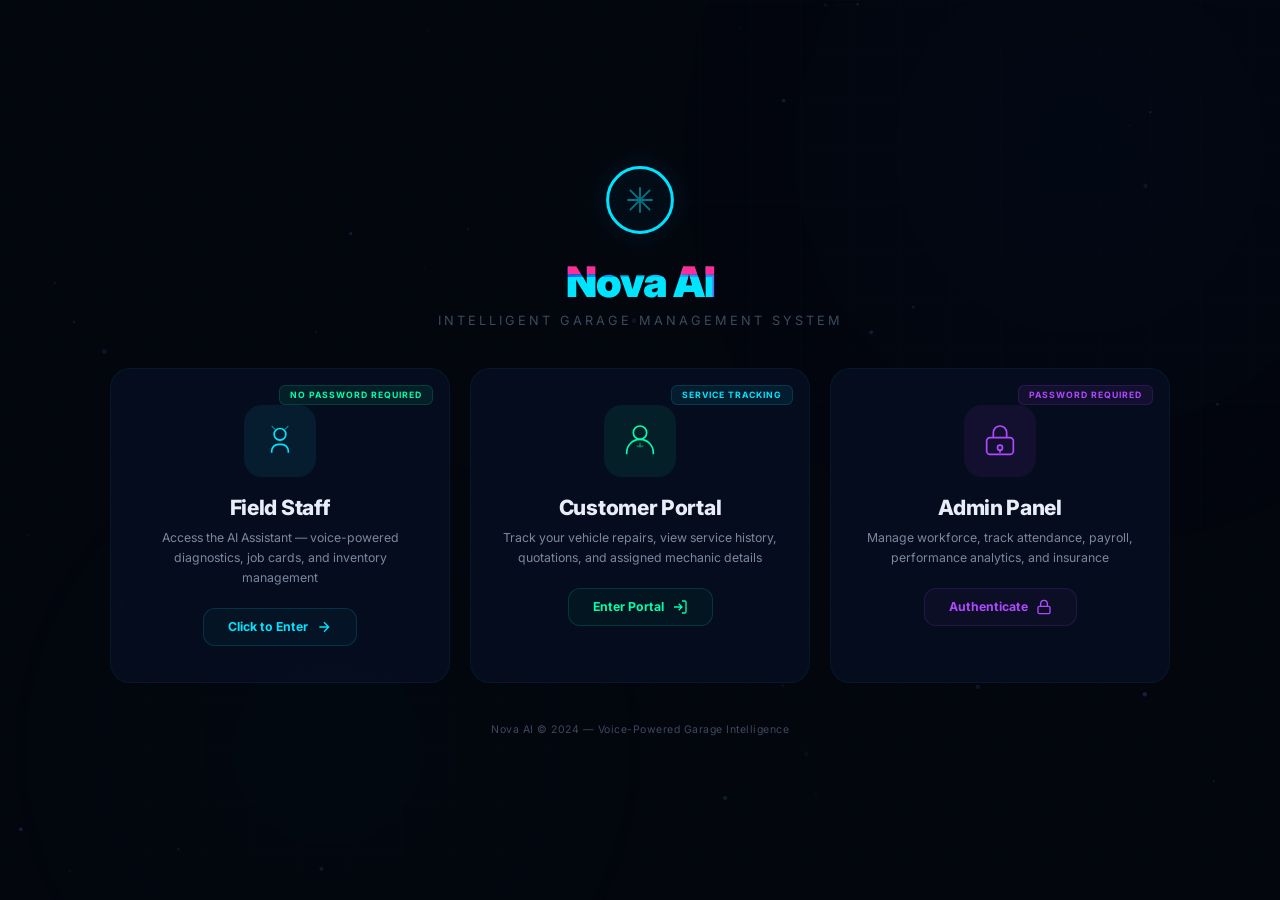
<file: frontend/index.html>
<!DOCTYPE html>
<html lang="en">
<head>
    <meta charset="UTF-8">
    <meta name="viewport" content="width=device-width, initial-scale=1.0">
    <meta name="description" content="Nova AI - Login Portal for Garage Management System">
    <title>Nova AI - Login</title>
    <link rel="preconnect" href="https://fonts.googleapis.com">
    <link rel="preconnect" href="https://fonts.gstatic.com" crossorigin>
    <link href="https://fonts.googleapis.com/css2?family=Inter:wght@300;400;500;600;700;800;900&family=JetBrains+Mono:wght@400;500;600&display=swap" rel="stylesheet">
    <link rel="stylesheet" href="css/login.css">
</head>
<body>
    <canvas id="login-particles"></canvas>
    <div class="bg-grid"></div>
    <div class="bg-glow bg-glow-1"></div>
    <div class="bg-glow bg-glow-2"></div>

    <div class="login-container">
        <!-- Branding -->
        <div class="login-brand">
            <div class="brand-logo">
                <svg viewBox="0 0 60 60" fill="none">
                    <circle cx="30" cy="30" r="27" stroke="url(#lg)" stroke-width="2.5"/>
                    <path d="M20 30h20M30 20v20M22 22l16 16M38 22l-16 16" stroke="url(#lg)" stroke-width="1.5" stroke-linecap="round" opacity="0.5"/>
                    <defs><linearGradient id="lg" x1="0" y1="0" x2="60" y2="60">
                        <stop stop-color="#00e5ff"/><stop offset="0.5" stop-color="#0055ff"/><stop offset="1" stop-color="#b048ff"/>
                    </linearGradient></defs>
                </svg>
            </div>
            <h1 class="brand-title glitch-text" data-text="Nova AI">Nova AI</h1>
            <p class="brand-subtitle">Intelligent Garage Management System</p>
        </div>

        <!-- Role Selection Cards -->
        <div class="role-cards" id="role-cards">
            <div class="role-card" id="card-staff" onclick="selectRole('staff')">
                <div class="role-icon staff-icon">
                    <svg viewBox="0 0 48 48" fill="none" stroke="currentColor" stroke-width="2">
                        <path d="M14 38v-2a8 8 0 018-8h4a8 8 0 018 8v2"/>
                        <circle cx="24" cy="16" r="7"/>
                        <path d="M18 10l-4-4M30 10l4-4" stroke-width="1.5" opacity="0.5"/>
                    </svg>
                </div>
                <h2>Field Staff</h2>
                <p>Access the AI Assistant — voice-powered diagnostics, job cards, and inventory management</p>
                <div class="role-action">
                    <span>Click to Enter</span>
                    <svg viewBox="0 0 24 24" fill="none" stroke="currentColor" stroke-width="2" width="16"><path d="M5 12h14M12 5l7 7-7 7"/></svg>
                </div>
                <div class="role-badge">No Password Required</div>
            </div>

            <div class="role-card customer-card" id="card-customer" onclick="selectRole('customer')">
                <div class="role-icon customer-icon">
                    <svg viewBox="0 0 48 48" fill="none" stroke="currentColor" stroke-width="2">
                        <circle cx="24" cy="14" r="8"/>
                        <path d="M8 40v-2a16 16 0 0132 0v2"/>
                        <path d="M24 26v6M20 30h8" stroke-width="1.5" opacity="0.5"/>
                    </svg>
                </div>
                <h2>Customer Portal</h2>
                <p>Track your vehicle repairs, view service history, quotations, and assigned mechanic details</p>
                <div class="role-action">
                    <span>Enter Portal</span>
                    <svg viewBox="0 0 24 24" fill="none" stroke="currentColor" stroke-width="2" width="16"><path d="M15 3h4a2 2 0 012 2v14a2 2 0 01-2 2h-4M10 17l5-5-5-5M15 12H3"/></svg>
                </div>
                <div class="role-badge customer-badge">Service Tracking</div>
            </div>

            <div class="role-card admin-card" id="card-admin" onclick="selectRole('admin')">
                <div class="role-icon admin-icon">
                    <svg viewBox="0 0 48 48" fill="none" stroke="currentColor" stroke-width="2">
                        <rect x="8" y="20" width="32" height="20" rx="4"/>
                        <path d="M16 20v-6a8 8 0 1116 0v6"/>
                        <circle cx="24" cy="32" r="3"/>
                        <path d="M24 35v3"/>
                    </svg>
                </div>
                <h2>Admin Panel</h2>
                <p>Manage workforce, track attendance, payroll, performance analytics, and insurance</p>
                <div class="role-action">
                    <span>Authenticate</span>
                    <svg viewBox="0 0 24 24" fill="none" stroke="currentColor" stroke-width="2" width="16"><rect x="3" y="11" width="18" height="11" rx="2"/><path d="M7 11V7a5 5 0 0110 0v4"/></svg>
                </div>
                <div class="role-badge admin-badge">Password Required</div>
            </div>
        </div>

        <!-- Admin Password Form (hidden by default) -->
        <div class="admin-login-form hidden" id="admin-form">
            <div class="form-back" onclick="goBack()">
                <svg viewBox="0 0 24 24" fill="none" stroke="currentColor" stroke-width="2" width="18"><path d="M19 12H5M12 19l-7-7 7-7"/></svg>
                <span>Back</span>
            </div>
            <div class="form-card">
                <div class="form-header">
                    <div class="form-icon">
                        <svg viewBox="0 0 48 48" fill="none" stroke="currentColor" stroke-width="2">
                            <rect x="8" y="20" width="32" height="20" rx="4"/>
                            <path d="M16 20v-6a8 8 0 1116 0v6"/>
                            <circle cx="24" cy="32" r="3"/>
                            <path d="M24 35v3"/>
                        </svg>
                    </div>
                    <h2>Admin Authentication</h2>
                    <p>Enter your admin password to access the panel</p>
                </div>
                <div class="form-body">
                    <div class="input-group">
                        <label>Password</label>
                        <div class="input-wrapper">
                            <input type="password" id="admin-password" placeholder="Enter admin password" autocomplete="off">
                            <button class="toggle-pass" onclick="togglePassword()" type="button">
                                <svg id="eye-icon" viewBox="0 0 24 24" fill="none" stroke="currentColor" stroke-width="2" width="18"><path d="M1 12s4-8 11-8 11 8 11 8-4 8-11 8-11-8-11-8z"/><circle cx="12" cy="12" r="3"/></svg>
                            </button>
                        </div>
                    </div>
                    <div class="error-msg hidden" id="error-msg">Invalid password. Please try again.</div>
                    <button class="btn-login" id="login-btn" onclick="loginAdmin()">
                        <span>Access Admin Panel</span>
                        <svg viewBox="0 0 24 24" fill="none" stroke="currentColor" stroke-width="2" width="18"><path d="M5 12h14M12 5l7 7-7 7"/></svg>
                    </button>
                </div>
                <div class="form-footer">
                    <span class="hint">Default password: <code>nova2024</code></span>
                </div>
            </div>
        </div>

        <!-- Footer -->
        <div class="login-footer">
            <span>Nova AI &copy; 2024 &mdash; Voice-Powered Garage Intelligence</span>
        </div>
    </div>

    <!-- Particle Script -->
    <script>
    (function(){
        const c=document.getElementById('login-particles');if(!c)return;
        const x=c.getContext('2d');let ps=[];const N=45;let mx=-999,my=-999;
        function rz(){c.width=innerWidth;c.height=innerHeight}
        addEventListener('resize',rz);rz();
        addEventListener('mousemove',e=>{mx=e.clientX;my=e.clientY});
        class P{constructor(){this.r()}
            r(){this.x=Math.random()*c.width;this.y=Math.random()*c.height;
                this.vx=(Math.random()-.5)*.4;this.vy=(Math.random()-.5)*.4;
                this.s=Math.random()*2+.5;this.o=Math.random()*.3+.1;
                this.h=[195,220,270][Math.floor(Math.random()*3)]}
            u(){let dx=this.x-mx,dy=this.y-my,d=Math.sqrt(dx*dx+dy*dy);
                if(d<100){let f=(100-d)/100*.6;this.vx+=dx/d*f;this.vy+=dy/d*f}
                this.vx*=.99;this.vy*=.99;this.x+=this.vx;this.y+=this.vy;
                if(this.x<0||this.x>c.width)this.vx*=-1;
                if(this.y<0||this.y>c.height)this.vy*=-1}
            d(){x.beginPath();x.arc(this.x,this.y,this.s,0,Math.PI*2);
                x.fillStyle=`hsla(${this.h},100%,70%,${this.o})`;
                x.shadowBlur=6;x.shadowColor=`hsla(${this.h},100%,70%,.3)`;
                x.fill();x.shadowBlur=0}}
        for(let i=0;i<N;i++)ps.push(new P);
        function dr(){x.clearRect(0,0,c.width,c.height);
            ps.forEach(p=>{p.u();p.d()});
            for(let i=0;i<ps.length;i++)for(let j=i+1;j<ps.length;j++){
                let dx=ps[i].x-ps[j].x,dy=ps[i].y-ps[j].y,d=Math.sqrt(dx*dx+dy*dy);
                if(d<140){x.beginPath();x.moveTo(ps[i].x,ps[i].y);x.lineTo(ps[j].x,ps[j].y);
                    x.strokeStyle=`rgba(0,229,255,${(1-d/140)*.08})`;x.lineWidth=.5;x.stroke()}}
            requestAnimationFrame(dr)}
        dr()
    })();
    </script>

    <!-- Login Logic -->
    <script>
    function selectRole(role) {
        if (role === 'staff') {
            window.location.href = '/assistant.html';
        } else if (role === 'customer') {
            window.location.href = '/customer/';
        } else {
            document.getElementById('role-cards').classList.add('hidden');
            document.getElementById('admin-form').classList.remove('hidden');
            document.getElementById('admin-password').focus();
        }
    }

    function goBack() {
        document.getElementById('admin-form').classList.add('hidden');
        document.getElementById('role-cards').classList.remove('hidden');
        document.getElementById('error-msg').classList.add('hidden');
        document.getElementById('admin-password').value = '';
    }

    function togglePassword() {
        const input = document.getElementById('admin-password');
        input.type = input.type === 'password' ? 'text' : 'password';
    }

    // Dynamic API URL for Vercel vs Localhost
    const isLocalhost = window.location.hostname === 'localhost' || window.location.hostname === '127.0.0.1';
    const API_BASE = isLocalhost ? 'http://localhost:8000/api' : '/api';

    async function loginAdmin() {
        const password = document.getElementById('admin-password').value.trim();
        if (!password) return;
        const btn = document.getElementById('login-btn');
        btn.disabled = true;
        btn.innerHTML = '<span>Authenticating...</span>';

        try {
            const res = await fetch(`${API_BASE}/admin/login`, {
                method: 'POST',
                headers: {'Content-Type': 'application/json'},
                body: JSON.stringify({password})
            });
            const data = await res.json();
            if (data.success) {
                sessionStorage.setItem('admin_role', data.admin.role);
                sessionStorage.setItem('admin_name', data.admin.name);
                window.location.href = '/admin/';
            } else {
                document.getElementById('error-msg').classList.remove('hidden');
                document.getElementById('admin-password').value = '';
                document.getElementById('admin-password').focus();
            }
        } catch (e) {
            document.getElementById('error-msg').classList.remove('hidden');
        }
        btn.disabled = false;
        btn.innerHTML = '<span>Access Admin Panel</span><svg viewBox="0 0 24 24" fill="none" stroke="currentColor" stroke-width="2" width="18"><path d="M5 12h14M12 5l7 7-7 7"/></svg>';
    }

    // Enter key
    document.addEventListener('keydown', (e) => {
        if (e.key === 'Enter' && !document.getElementById('admin-form').classList.contains('hidden')) {
            loginAdmin();
        }
    });
    </script>
</body>
</html>
</file>
<file: frontend/css/login.css>
/* Nova AI — Login Page Styles */
@import url('https://fonts.googleapis.com/css2?family=Inter:wght@300;400;500;600;700;800;900&family=JetBrains+Mono:wght@400;500;600&display=swap');

:root {
    --bg-primary: #03060d;
    --neon-blue: #00e5ff;
    --neon-purple: #b048ff;
    --neon-pink: #ff2d95;
    --accent-gradient: linear-gradient(135deg, #0055ff 0%, #00c8ff 50%, #7c4dff 100%);
    --text-primary: #e8edf8;
    --text-secondary: #7a889e;
    --text-muted: #3d4a5e;
    --success: #00ffaa;
    --danger: #ff3366;
    --bg-card: rgba(8, 16, 36, 0.72);
    --font-sans: 'Inter', -apple-system, sans-serif;
    --font-mono: 'JetBrains Mono', monospace;
}

*, *::before, *::after { box-sizing: border-box; margin: 0; padding: 0; }
html { font-size: 15px; }
body {
    font-family: var(--font-sans);
    background: var(--bg-primary);
    color: var(--text-primary);
    min-height: 100vh;
    overflow-x: hidden;
    display: flex; align-items: center; justify-content: center;
    -webkit-font-smoothing: antialiased;
}
::selection { background: rgba(0,170,255,0.25); color: var(--neon-blue); }
::-webkit-scrollbar { width: 4px; }
::-webkit-scrollbar-thumb { background: rgba(0,229,255,0.3); border-radius: 4px; }

/* BG effects */
#login-particles { position: fixed; inset: 0; z-index: 0; pointer-events: none; opacity: 0.5; }
.bg-grid {
    position: fixed; inset: 0; z-index: 0;
    background-image: linear-gradient(rgba(0,229,255,0.012) 1px, transparent 1px),
                      linear-gradient(90deg, rgba(0,229,255,0.012) 1px, transparent 1px);
    background-size: 50px 50px; pointer-events: none;
}
.bg-glow {
    position: fixed; border-radius: 50%; pointer-events: none; z-index: 0;
    filter: blur(140px); opacity: 0.4;
}
.bg-glow-1 { width: 500px; height: 500px; top: -100px; right: -50px;
    background: radial-gradient(circle, rgba(0,85,255,0.3), transparent 70%);
    animation: drift 18s ease-in-out infinite;
}
.bg-glow-2 { width: 400px; height: 400px; bottom: -50px; left: 10%;
    background: radial-gradient(circle, rgba(0,229,255,0.2), transparent 70%);
    animation: drift 24s ease-in-out infinite reverse;
}
@keyframes drift {
    0%,100% { transform: translate(0,0) scale(1); }
    50% { transform: translate(30px,-40px) scale(1.1); }
}

/* Container */
.login-container {
    position: relative; z-index: 1;
    max-width: 1100px; width: 100%; padding: 40px 20px;
    display: flex; flex-direction: column; align-items: center; gap: 40px;
}

/* Branding */
.login-brand { text-align: center; }
.brand-logo svg { width: 72px; height: 72px; filter: drop-shadow(0 0 12px rgba(0,170,255,0.4)); animation: logo-float 4s ease-in-out infinite; }
@keyframes logo-float {
    0%,100% { transform: translateY(0); filter: drop-shadow(0 0 12px rgba(0,170,255,0.4)); }
    50% { transform: translateY(-8px); filter: drop-shadow(0 0 24px rgba(0,170,255,0.6)); }
}
.brand-title {
    font-size: 2.8rem; font-weight: 900; margin-top: 16px;
    background: var(--accent-gradient);
    -webkit-background-clip: text; -webkit-text-fill-color: transparent;
    background-clip: text; letter-spacing: -1px;
}
.brand-subtitle { color: var(--text-muted); font-size: 0.85rem; margin-top: 6px; letter-spacing: 3px; text-transform: uppercase; }

/* Glitch */
.glitch-text { position: relative; display: inline-block; }
.glitch-text::before, .glitch-text::after {
    content: attr(data-text); position: absolute; top: 0; left: 0; width: 100%; height: 100%;
    background: var(--bg-primary); -webkit-background-clip: text; background-clip: text; -webkit-text-fill-color: transparent;
}
.glitch-text::before { left: 2px; text-shadow: -2px 0 var(--neon-pink); clip-path: inset(0 0 65% 0); animation: gt 3s infinite linear alternate-reverse; }
.glitch-text::after { left: -2px; text-shadow: 2px 0 var(--neon-blue); clip-path: inset(40% 0 0 0); animation: gb 2.5s infinite linear alternate-reverse; }
@keyframes gt { 0%,93% { clip-path: inset(0 0 65% 0); transform: translate(0); } 94% { clip-path: inset(10% 0 55% 0); transform: translate(-3px,1px); } 96% { clip-path: inset(50% 0 10% 0); transform: translate(-1px,2px); } 98%,100% { clip-path: inset(0 0 65% 0); transform: translate(0); } }
@keyframes gb { 0%,91% { clip-path: inset(40% 0 0 0); transform: translate(0); } 92% { clip-path: inset(60% 0 0 0); transform: translate(2px,1px); } 95%,100% { clip-path: inset(40% 0 0 0); transform: translate(0); } }

/* Role Cards */
.role-cards { display: grid; grid-template-columns: repeat(3, 1fr); gap: 20px; width: 100%; }
.role-card {
    background: var(--bg-card); backdrop-filter: blur(16px);
    border: 1px solid rgba(0,229,255,0.06); border-radius: 20px;
    padding: 36px 28px; text-align: center; cursor: pointer;
    transition: all 0.4s cubic-bezier(0.4,0,0.2,1);
    position: relative; overflow: hidden;
}
.role-card::before {
    content: ''; position: absolute; top: 0; left: 0; right: 0; height: 2px;
    background: var(--accent-gradient); opacity: 0; transition: opacity 0.3s;
}
.role-card::after {
    content: ''; position: absolute; inset: 0;
    background: radial-gradient(circle at 50% 30%, rgba(0,229,255,0.03), transparent 60%);
    opacity: 0; transition: opacity 0.3s;
}
.role-card:hover { transform: translateY(-6px) scale(1.02); border-color: rgba(0,229,255,0.15);
    box-shadow: 0 16px 48px rgba(0,0,0,0.4), 0 0 40px rgba(0,229,255,0.06); }
.role-card:hover::before, .role-card:hover::after { opacity: 1; }
.admin-card:hover { border-color: rgba(176,72,255,0.15); box-shadow: 0 16px 48px rgba(0,0,0,0.4), 0 0 40px rgba(176,72,255,0.06); }
.admin-card::before { background: linear-gradient(90deg, var(--neon-purple), var(--neon-blue)); }
.customer-card:hover { border-color: rgba(0,255,170,0.15); box-shadow: 0 16px 48px rgba(0,0,0,0.4), 0 0 40px rgba(0,255,170,0.06); }
.customer-card::before { background: linear-gradient(90deg, var(--success), #34d399); }
.customer-card::after { background: radial-gradient(circle at 50% 30%, rgba(0,255,170,0.03), transparent 60%); }

.role-icon { width: 72px; height: 72px; margin: 0 auto 18px; border-radius: 18px;
    display: flex; align-items: center; justify-content: center;
    transition: all 0.3s; }
.role-icon svg { width: 40px; height: 40px; }
.staff-icon { background: rgba(0,229,255,0.08); color: var(--neon-blue); }
.admin-icon { background: rgba(176,72,255,0.08); color: var(--neon-purple); }
.customer-icon { background: rgba(0,255,170,0.08); color: var(--success); }
.role-card:hover .role-icon { transform: scale(1.1) rotate(-5deg); }
.role-card:hover .staff-icon { box-shadow: 0 0 20px rgba(0,229,255,0.15); }
.role-card:hover .admin-icon { box-shadow: 0 0 20px rgba(176,72,255,0.15); }
.role-card:hover .customer-icon { box-shadow: 0 0 20px rgba(0,255,170,0.15); }

.role-card h2 { font-size: 1.4rem; font-weight: 800; margin-bottom: 8px; letter-spacing: -0.3px; }
.role-card p { color: var(--text-secondary); font-size: 0.82rem; line-height: 1.6; margin-bottom: 20px; }

.role-action {
    display: inline-flex; align-items: center; gap: 8px;
    padding: 10px 24px; border-radius: 12px;
    font-size: 0.82rem; font-weight: 700;
    border: 1px solid rgba(0,229,255,0.15);
    background: rgba(0,229,255,0.04);
    color: var(--neon-blue);
    transition: all 0.3s;
}
.admin-card .role-action { border-color: rgba(176,72,255,0.15); background: rgba(176,72,255,0.04); color: var(--neon-purple); }
.customer-card .role-action { border-color: rgba(0,255,170,0.15); background: rgba(0,255,170,0.04); color: var(--success); }
.role-card:hover .role-action { background: rgba(0,229,255,0.1); box-shadow: 0 0 16px rgba(0,229,255,0.08); }
.admin-card:hover .role-action { background: rgba(176,72,255,0.1); box-shadow: 0 0 16px rgba(176,72,255,0.08); }
.customer-card:hover .role-action { background: rgba(0,255,170,0.1); box-shadow: 0 0 16px rgba(0,255,170,0.08); }

.role-badge {
    position: absolute; top: 16px; right: 16px;
    font-size: 0.58rem; font-weight: 700; letter-spacing: 1px; text-transform: uppercase;
    padding: 4px 10px; border-radius: 6px;
    background: rgba(0,255,170,0.08); color: var(--success); border: 1px solid rgba(0,255,170,0.15);
}
.admin-badge { background: rgba(176,72,255,0.08); color: var(--neon-purple); border-color: rgba(176,72,255,0.15); }
.customer-badge { background: rgba(0,229,255,0.08); color: var(--neon-blue); border-color: rgba(0,229,255,0.15); }

/* Admin Form */
.admin-login-form { width: 100%; max-width: 440px; animation: form-in 0.4s ease; }
.admin-login-form.hidden { display: none; }
@keyframes form-in { from { opacity: 0; transform: translateY(20px) scale(0.97); } to { opacity: 1; transform: none; } }

.form-back {
    display: inline-flex; align-items: center; gap: 8px;
    color: var(--text-secondary); font-size: 0.82rem; cursor: pointer;
    margin-bottom: 20px; padding: 6px 0; transition: color 0.2s;
}
.form-back:hover { color: var(--neon-blue); }

.form-card {
    background: var(--bg-card); backdrop-filter: blur(20px);
    border: 1px solid rgba(0,229,255,0.06); border-radius: 20px;
    overflow: hidden; position: relative;
}
.form-card::before { content: ''; position: absolute; top: 0; left: 0; right: 0; height: 2px; background: var(--accent-gradient); }

.form-header { text-align: center; padding: 32px 28px 20px; }
.form-icon { width: 60px; height: 60px; margin: 0 auto 14px; border-radius: 16px;
    background: rgba(176,72,255,0.08); display: flex; align-items: center; justify-content: center; }
.form-icon svg { width: 32px; height: 32px; color: var(--neon-purple); }
.form-header h2 { font-size: 1.35rem; font-weight: 800; }
.form-header p { color: var(--text-secondary); font-size: 0.8rem; margin-top: 6px; }

.form-body { padding: 0 28px 24px; }
.input-group { margin-bottom: 18px; }
.input-group label { display: block; font-size: 0.72rem; font-weight: 700; color: var(--text-secondary);
    text-transform: uppercase; letter-spacing: 0.5px; margin-bottom: 8px; }
.input-wrapper { position: relative; }
.input-wrapper input {
    width: 100%; padding: 14px 48px 14px 18px;
    background: rgba(8,16,36,0.5); border: 1px solid rgba(0,229,255,0.06);
    border-radius: 14px; color: var(--text-primary); font-family: var(--font-sans);
    font-size: 0.95rem; outline: none; transition: all 0.3s;
}
.input-wrapper input:focus { border-color: rgba(0,229,255,0.25); box-shadow: 0 0 20px rgba(0,229,255,0.06); }
.input-wrapper input::placeholder { color: var(--text-muted); }
.toggle-pass {
    position: absolute; right: 12px; top: 50%; transform: translateY(-50%);
    background: none; border: none; color: var(--text-muted); cursor: pointer;
    padding: 6px; transition: color 0.2s;
}
.toggle-pass:hover { color: var(--neon-blue); }

.error-msg {
    background: rgba(255,51,102,0.08); border: 1px solid rgba(255,51,102,0.2);
    color: var(--danger); padding: 10px 14px; border-radius: 10px;
    font-size: 0.8rem; margin-bottom: 16px; text-align: center;
}
.error-msg.hidden { display: none; }

.btn-login {
    width: 100%; padding: 15px; border: none; border-radius: 14px;
    background: var(--accent-gradient); color: white;
    font-family: var(--font-sans); font-size: 0.92rem; font-weight: 700;
    cursor: pointer; display: flex; align-items: center; justify-content: center; gap: 8px;
    transition: all 0.3s;
    box-shadow: 0 4px 16px rgba(0,85,255,0.25);
}
.btn-login:hover { transform: translateY(-2px); box-shadow: 0 8px 25px rgba(0,85,255,0.35), 0 0 30px rgba(0,170,255,0.1); }
.btn-login:active { transform: translateY(0); }
.btn-login:disabled { opacity: 0.6; cursor: not-allowed; }

.form-footer { padding: 14px 28px; border-top: 1px solid rgba(255,255,255,0.04); text-align: center; }
.hint { font-size: 0.7rem; color: var(--text-muted); }
.hint code { color: var(--neon-blue); background: rgba(0,229,255,0.06); padding: 2px 6px; border-radius: 4px; font-family: var(--font-mono); }

/* Footer */
.login-footer { color: var(--text-muted); font-size: 0.7rem; letter-spacing: 0.5px; }

/* Responsive */
@media (max-width: 900px) {
    .role-cards { grid-template-columns: 1fr; }
    .brand-title { font-size: 2rem; }
}
</file>
